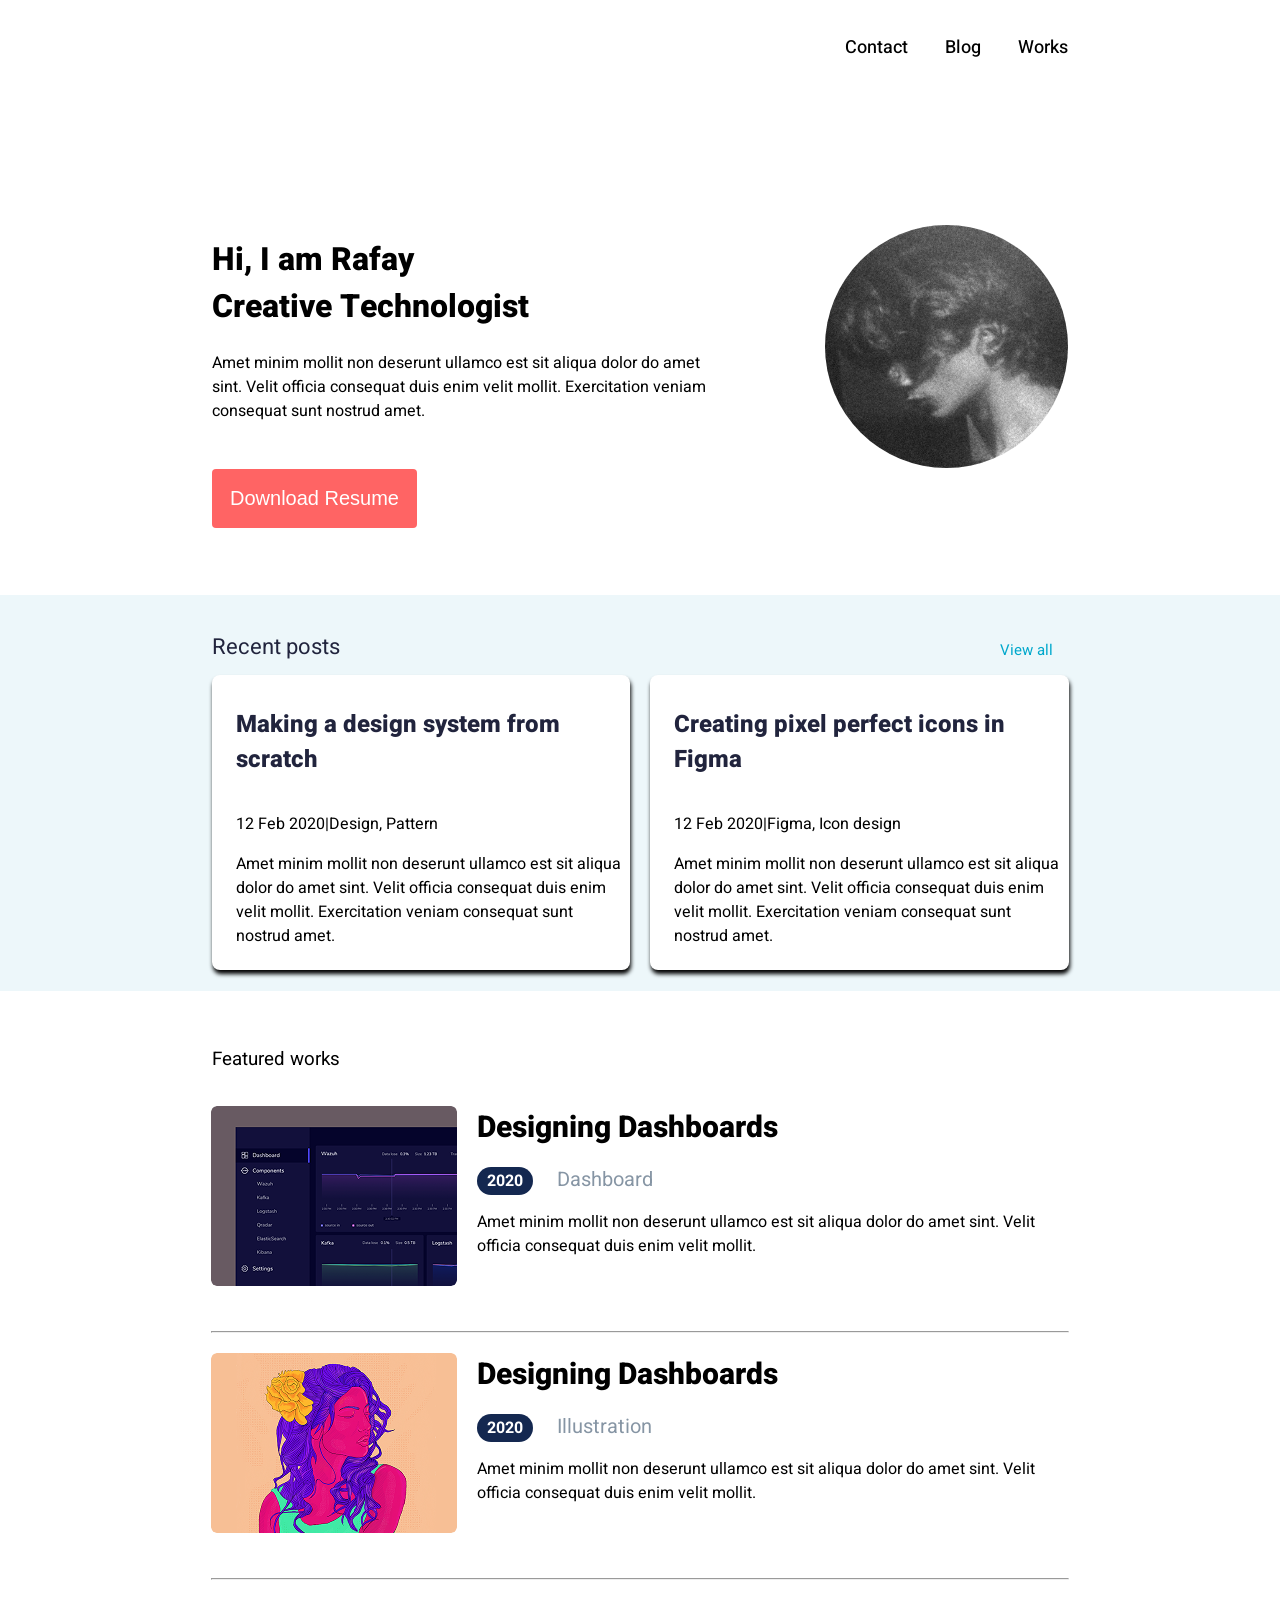
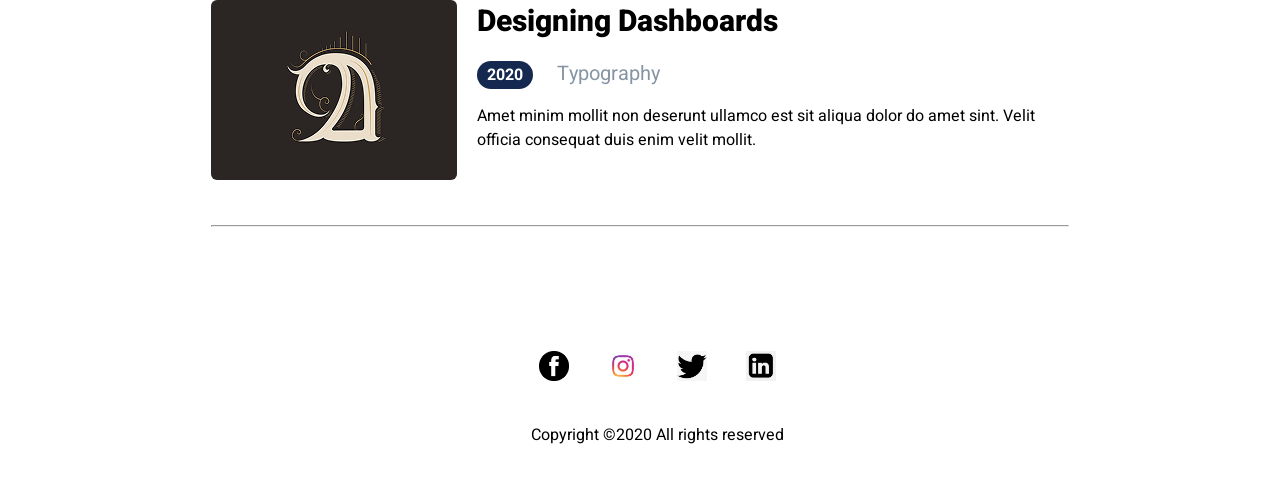
<file: index.html>
<!DOCTYPE html>
<html lang="en">
<head>
    <meta charset="UTF-8">
    <meta name="viewport" content="width=device-width, initial-scale=1.0">
 <link rel="preconnect" href="https://fonts.googleapis.com">
<link rel="preconnect" href="https://fonts.gstatic.com" crossorigin>
<link href="https://fonts.googleapis.com/css2?family=Heebo:wght@100..900&display=swap" rel="stylesheet">
    <title>Document</title>
    <link rel="stylesheet" href="style/main.css">
</head>
<body>
    <header class="container">
    <nav>
        <ul>
            <li><a href="#">Works</a></li>
            <li><a href="#">Blog</a></li>
            <li><a href="#">Contact</a></li>
        </ul>
    </nav>
    </header>    
    <div class="center-container heebo-bold">
        <div class="lef-side">
            <h1 class="heebo-bold">Hi, I am Rafay <br>
            Creative Technologist</h1>
            <div class="para">
            <p class="heebo-regular">
                Amet minim mollit non deserunt ullamco est sit aliqua dolor do amet <br> sint. Velit officia consequat duis enim velit mollit. Exercitation veniam consequat sunt nostrud amet.  
            </p>
            </div>
            <button class="download">Download Resume</button>
        </div>
        <div class="right-side">
            <div class="second"></div>
            <img src="images/5.jpeg" alt="Profile Image" class="logo-image">
            
        </div>
    </div>
    <div class="recent-main">
        <div class="heading">
            <h3 class="heebo-regular">Recent posts</h3>
       <a href="#" style="text-decoration: none; font-size: 15px;" class="heebo-regular"; >View all</a>
        </div>
        <div class="head-main">

        <div class="right-head">

            <h2 class="heebo-bold">Making a design system from scratch</h2>
            <p class="heebo-regular">12 Feb 2020ㅤ|ㅤDesign, Pattern</p>
            <p class="text-left heebo-regular">
                Amet minim mollit non deserunt ullamco est sit aliqua dolor do amet sint. Velit officia consequat duis enim velit mollit. Exercitation veniam consequat sunt nostrud amet.
            </p>

        </div>

        <div class="left-head">

            <h2 class="heebo-bold">Creating pixel perfect icons in Figma</h2>
            <p class="heebo-regular">12 Feb 2020ㅤ|ㅤFigma, Icon design</p>
            <p class="text-right heebo-regular">
                Amet minim mollit non deserunt ullamco est sit aliqua dolor do amet sint. Velit officia consequat duis enim velit mollit. Exercitation veniam consequat sunt nostrud amet.
            </p>

        </div>
        </div>
    </div>
    <div class="featured-work heebo-regular">
        <div class="heading">
            <h3 class="heebo-regular">Featured works</h3>
        </div>
        <!-- <div class="image"><img src="images/oneimage.png" alt=""></div>
        <div class="text">
            <h2 class="heebo-bold">Designing Dashboards</h2>
        </div> -->
        <!-- 1st div -->
         <div class="division1">
    <div class="work-image">

      <img src="./images/oneimage.png">

    </div>
    
    <div class="content">
      <h3 class="heebo-bold">Designing Dashboards</h3>
      <div class="para-content">
        <span class="part-1">2020</span>
        <span class="ctg">Dashboard</span>
      </div>
      <p class="heebo-regular">Amet minim mollit non deserunt ullamco est sit aliqua dolor do amet sint. Velit officia consequat duis enim velit mollit.</p>
    </div>
  </div>
<hr>
<!-- 2nd division -->
       <div class="division1">
    <div class="work-image">

      <img src="./images/secondimage.png">

    </div>
    
    <div class="content">
      <h3 class="heebo-bold">Designing Dashboards</h3>
      <div class="para-content">
        <span class="part-1">2020</span>
        <span class="ctg">Illustration</span>
      </div>
      <p class="heebo-regular">Amet minim mollit non deserunt ullamco est sit aliqua dolor do amet sint. Velit officia consequat duis enim velit mollit.</p>
    </div>
  </div>
<hr>
 <!-- third division -->
   <div class="division1">
    <div class="work-image">

      <img src="./images/thirdimage.png">

    </div>
    
    <div class="content">
      <h3 class="heebo-bold">Designing Dashboards</h3>
      <div class="para-content">
        <span class="part-1">2020</span>
        <span class="ctg">Typography</span>
      </div>
      <p class="heebo-regular">Amet minim mollit non deserunt ullamco est sit aliqua dolor do amet sint. Velit officia consequat duis enim velit mollit.</p>
    </div>
  </div>
<hr>
    </div>
    </div>
    
     
    </div>
    
         
  <!-- footer -->
   <footer><div class="icons-main">
    <img src="images/facebook.png" alt="facebook" class="icon">
    <img src="images/instagram.jpg" alt="instagram" class="icon">
    <img src="images/twitter.png" alt="twitter" class="icon">
    <img src="images/linkedin.png" alt="linkedin" class="icon">
    </div>
   </footer>
   <div class="copy heebo-regular">Copyright ©2020 All rights reserved</div>
   
    
 


</body>
</html>
</file>
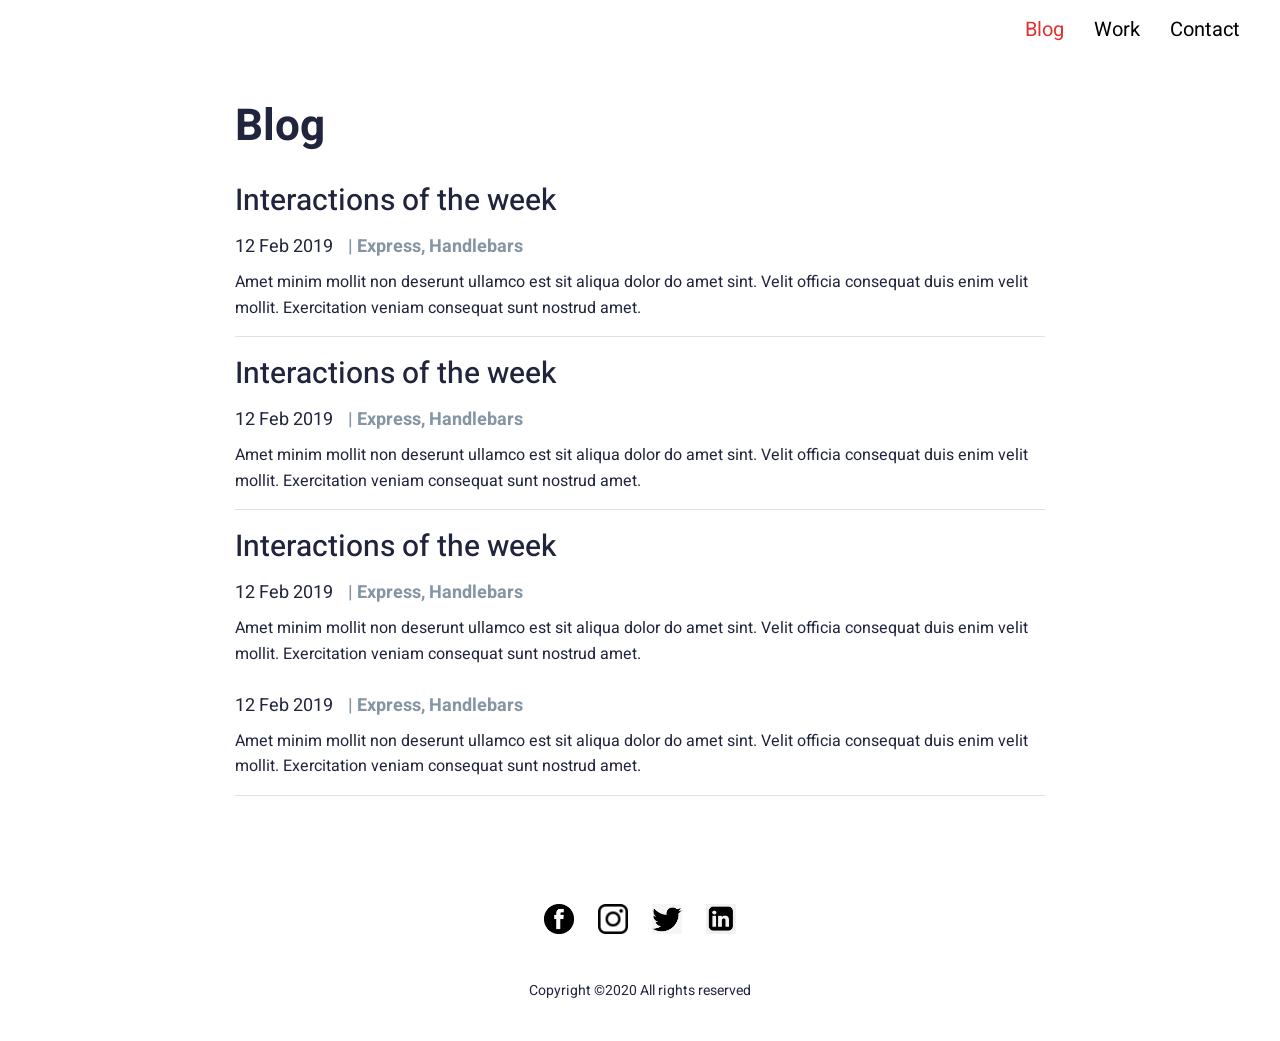
<file: blog.html>
<!DOCTYPE html>
<html lang="en">

<head>
    <meta charset="UTF-8">
    <meta name="viewport" content="width=device-width, initial-scale=1.0">
    <title>Blog Page</title>

    <link href="https://fonts.googleapis.com/css2?family=Heebo:wght@400;500;700;900&display=swap" rel="stylesheet">
    <link rel="stylesheet" href="blog.css">
</head>

<body>

    <header class="nav-wrap">
        <nav>
            <ul>
                <li><a href="blog.html" class="active">Blog</a></li>
                <li><a href="work.html">Work</a></li>
                <li><a href="index.html">Contact</a></li>
            </ul>
        </nav>
    </header>

    <main class="page">

        <section class="post">
            <div class="post-inner">
                <h1 class="big-title">Blog</h1>

                <h2 class="post-title">Interactions of the week</h2>

                <div class="meta">
                    <h3 class="date">12 Feb 2019</h3>
                    <h3 class="tags">| Express, Handlebars</h3>
                </div>

                <p class="text">
                    Amet minim mollit non deserunt ullamco est sit aliqua dolor do amet sint.
                    Velit officia consequat duis enim velit mollit.
                    Exercitation veniam consequat sunt nostrud amet.
                </p>
            </div>
        </section>

        <section class="post">
            <div class="post-inner">
                <h2 class="post-title">Interactions of the week</h2>

                <div class="meta">
                    <h3 class="date">12 Feb 2019</h3>
                    <h3 class="tags">| Express, Handlebars</h3>
                </div>

                <p class="text">
                    Amet minim mollit non deserunt ullamco est sit aliqua dolor do amet sint.
                    Velit officia consequat duis enim velit mollit.
                    Exercitation veniam consequat sunt nostrud amet.
                </p>
            </div>
        </section>

        <section class="post">
            <div class="post-inner">
                <h2 class="post-title">Interactions of the week</h2>

                <div class="meta">
                    <h3 class="date">12 Feb 2019</h3>
                    <h3 class="tags">| Express, Handlebars</h3>
                </div>

                <p class="text">
                    Amet minim mollit non deserunt ullamco est sit aliqua dolor do amet sint.
                    Velit officia consequat duis enim velit mollit.
                    Exercitation veniam consequat sunt nostrud amet.
                </p><br>
                 <div class="meta">
                    <h3 class="date">12 Feb 2019</h3>
                    <h3 class="tags">| Express, Handlebars</h3>
                </div>

                <p class="text">
                    Amet minim mollit non deserunt ullamco est sit aliqua dolor do amet sint.
                    Velit officia consequat duis enim velit mollit.
                    Exercitation veniam consequat sunt nostrud amet.
                </p>
            </div>
            
        </section>

    </main>
<br><br>
    <footer class="footer">
        <div class="social">
            <img src="images/facebook.png">
            <img src="images/instagram.png">
            <img src="images/twitter.png">
            <img src="images/linkedin.png">
        </div>
        <br>

        <p class="icn">Copyright ©2020 All rights reserved</p>
    </footer>

</body>
</html>
</file>
<file: style/main.css>
*{
    text-decoration: none;
    list-style: none;
    
} 
 body{
    margin: 0;
 }
a{
    text-decoration: none;
}
 /* NAVIGATION STARTS */

nav{
     margin-top: 20px;
}
.view-all{
    text-decoration: none;
}
nav ul{
    margin: 0;
    padding: 0;
    list-style: none;
    margin-top: -20px;
}
nav ul li{
   margin-top: 34px;
    display: inline;
    float: right;
    margin-left: 37px;
    font-size: 18px;
}
nav ul li a {
    color: black;
}

    /* NAVIGATION ENDS */

    /* HEEBO FONTS STARTS */
    .heebo{
        font-family: "Heebo", sans-serif;
        font-optical-sizing: auto;
        font-weight: 500;
        font-style: normal;
        color: black;
    }
    .heebo-regular {
        font-family: "Heebo", sans-serif;
  font-optical-sizing: auto;
  font-weight: 400;
  font-style: normal;
}
.heebo-bold {
    font-family: "Heebo", sans-serif;
    font-optical-sizing: auto;
    font-weight: 800;
    font-style: normal;
}

    /* HEEBO FONTS ENDS */

    /* CONTAINER STARTS */
.container{
    width: 856px;
    margin:  auto;
    height: 55px;
    font-family: "Heebo", sans-serif;
    font-optical-sizing: auto;
    font-weight: 500;
    font-style: normal;
}
.center-container{
    width: 856px;
    height: 306px;
    justify-content: center;
    display: flex;
    align-items: center;
    margin: auto;
    margin-top: 163px;
}
.left-side{
    width: 491px;
}
.left-side h1{
    line-height: 60px;
    font-size: 44px;
}
.left-side .para{
    width: 66px;
    line-height: auto;
}

.right-side{
    width: 365px;
    height: 243px;
    float: right;
}
.logo-image{
    width: 243px;
    height: 243px;
    border-radius: 50%;
    margin-top: -25px;
    margin-left: 117px;
}
.second{
    width: 243px;
    height: 243px;display: inline;
    border-radius: 50%;
    background-color: burlywood;
    z-index: -1;
}
.download{
    margin-top: 30px;
    font-size: 20px;
    padding: 18px;
    background-color: #FF6464;
    color: white;
    box-shadow: none;
    border: none;
    border-radius: 4px;
}

    /* CONTAINER ENDS */

    /* RECENT STARTS */
.recent-main{
    width: 100%;
    height: 396px;
    margin: auto;
    background-color: #EDF7FA;
    align-items: center;
    margin-top: 71px;
    margin-bottom: 35px;
}
.heading{
    height: 60px;
    /* background-color: red; */
    margin: auto;
    width: 857px;
    display: flex;
    margin-bottom: 20px;
    
}
.recent-main h3{
    float: left;
    line-height: 60px;
    color: #21243D;
    font-size: 22px;
    display: inline;
}
.recent-main a{
    text-decoration: none;
    text-decoration: none;
    color: #00A8CC;
    text-decoration: underline;
    font-size: 16px;
    margin-top: 44px;
    float: right;
    margin-left: 660px;
}
.head-main{
    width: 857px;
    height: 296px;
    /* background-color: rgb(56, 255, 115); */
    margin: auto;
    display: flex;
}
.right-head{
    width: 418px;
    height: 295px;
    background-color: white;
    justify-content: center;
    align-items: center;
    padding-left: 24px;
    border-radius: 8px;
    box-shadow: 1px 4px 4px black;
}
.right-head h2{
    width: 374px;
    height: 85px;
    margin-top: 32px;
    color: #21243D;
}
.right-head p{
    line-height: auto;
}
.left-head{
    margin-left: 20px;
    width: 418px;
    height: 295px;
    background-color: white;
    float: right;
    border-radius: 8px;
    align-items: center;
    padding-left: 24px;
    box-shadow: 1px 4px 4px black;
}
.left-head h2{
    width: 374px;
    height: 85px;
    margin-top: 32px;
    color: #21243D;
}

    /* RECENT ENDS */

    /* FEATURED STARTS */

.featured-work{
    /* background-color: orange; */
    margin: auto;
    width: 858px;
    height: 785px;
}
/* .image{
    width: 246px;
    height: 180px;display: inline;
} */
 
.division1{
  display: flex; 
  padding-bottom: 30px;
}

.work-image img {
  width: 246px;
  height: 180px;
  object-fit: cover;
  border-radius: 6px;
}
.content{
    margin-left: 20px;
}
.content h3 {
  font-size: 30px;
  margin: 0 0 15px 0;
}

.para-content{
  margin-bottom: 15px;
}

.part-1{
  background-color: #142850;
  color: white;
  padding: 2px 10px;
  border-radius: 16px;
  font-weight: bold;
  margin-right: 20px;
}

.ctg {
  color: #8695A4;
  font-size: 20px;
}

.ctg p {
  line-height: auto;
  margin: 0;
}
hr{
    margin-bottom: 20px;
}

    /* FEATURES ENDS */

    /* FOOTER STARTS */
footer{
    margin-top: 132px;
    width: 1152px;
    height: 182px;
    margin: auto;
    display: flex;
    align-items: center;
    justify-content: center;
}
footer .icons-main{
    align-items: center;
    margin-top: 132px;
}
footer .icon{
    width: 30px;
    height: 30px;
    padding-left: 35px;
}
.copy{
    display: flex;
    justify-content: center;
    align-items: center;
    margin-left: 35px;
    margin-top: 30px;
    margin-bottom: 30px;
}
    /* FOOTER ENDS */
</file>
<file: blog.css>
* {
    margin: 0;
    padding: 0;
    box-sizing: border-box;
    font-family: Heebo, sans-serif;
}

body {
    background: #fff;
    color: #21243D;
}

/* NAV */
nav ul {
    display: flex;
    justify-content: flex-end;
    list-style: none;
    padding: 15px 40px;
}

nav ul li {
    margin-left: 30px;
}

nav ul li a {
    text-decoration: none;
    color: #000;
    font-size: 20px;
}

.active{
    color: #e23030;
}

/* LAYOUT */
.page {
    max-width: 850px;
    margin: auto;
    padding: 20px;
}

/* POSTS */
.post {
    padding: 15px 0;
    border-bottom: 1px solid #E0E0E0;
}

.big-title {
    font-size: 44px;
    font-weight: 700;
    margin-bottom: 20px;
}

.post-title {
    font-size: 30px;
    font-weight: 500;
    margin-bottom: 10px;
}

.meta {
    display: flex;
    gap: 15px;
    margin-bottom: 10px;
}

.date {
    font-size: 18px;
    font-weight: 400;
}

.tags {
    font-size: 18px;
    color: #8695A4;
}

/* TEXT */
.text {
    font-size: 16px;
    line-height: 1.6;
}

/* FOOTER */
.footer {
    text-align: center;
    padding: 40px 0;
}

.social {
    margin-bottom: 15px;
}

.social img {
    width: 30px;
    margin: 0 10px;
    cursor: pointer;
}

.icn {
    font-size: 14px;
    color: #21243D;
    justify-content: center;

}
</file>
